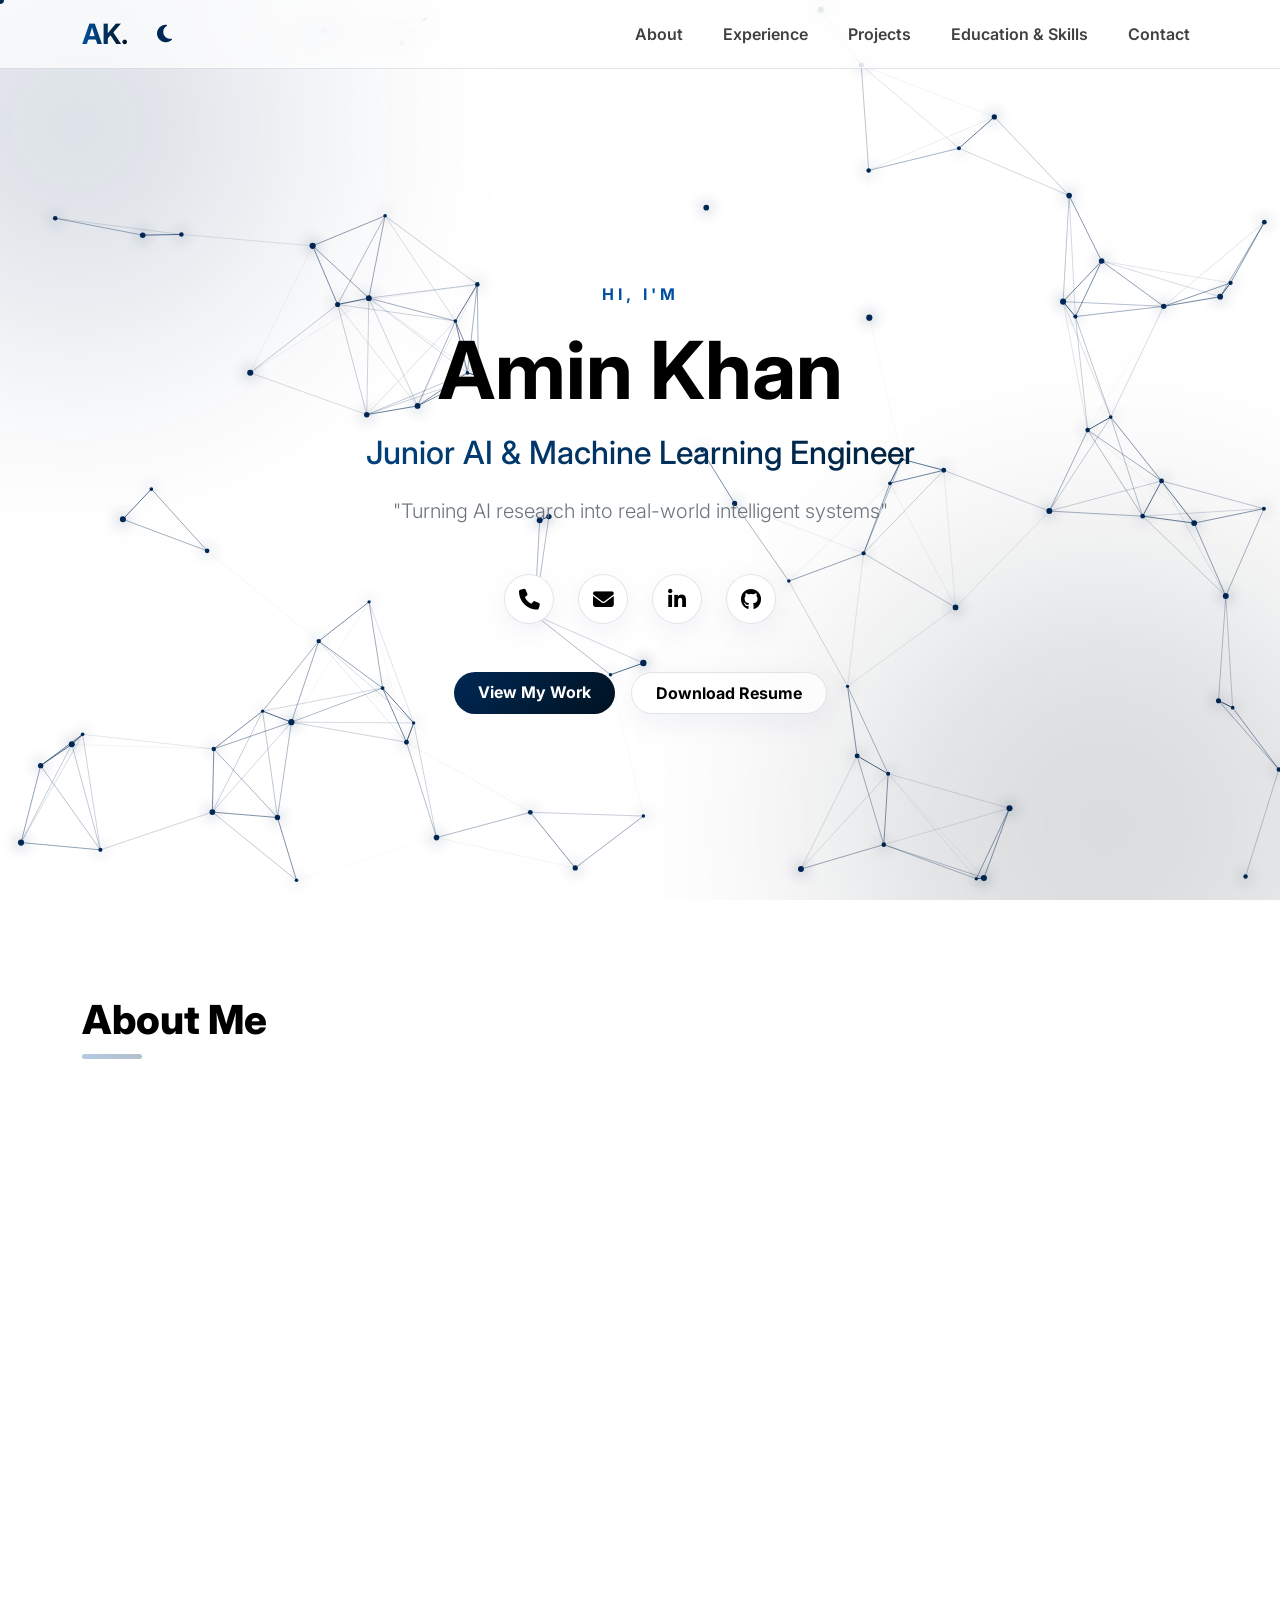
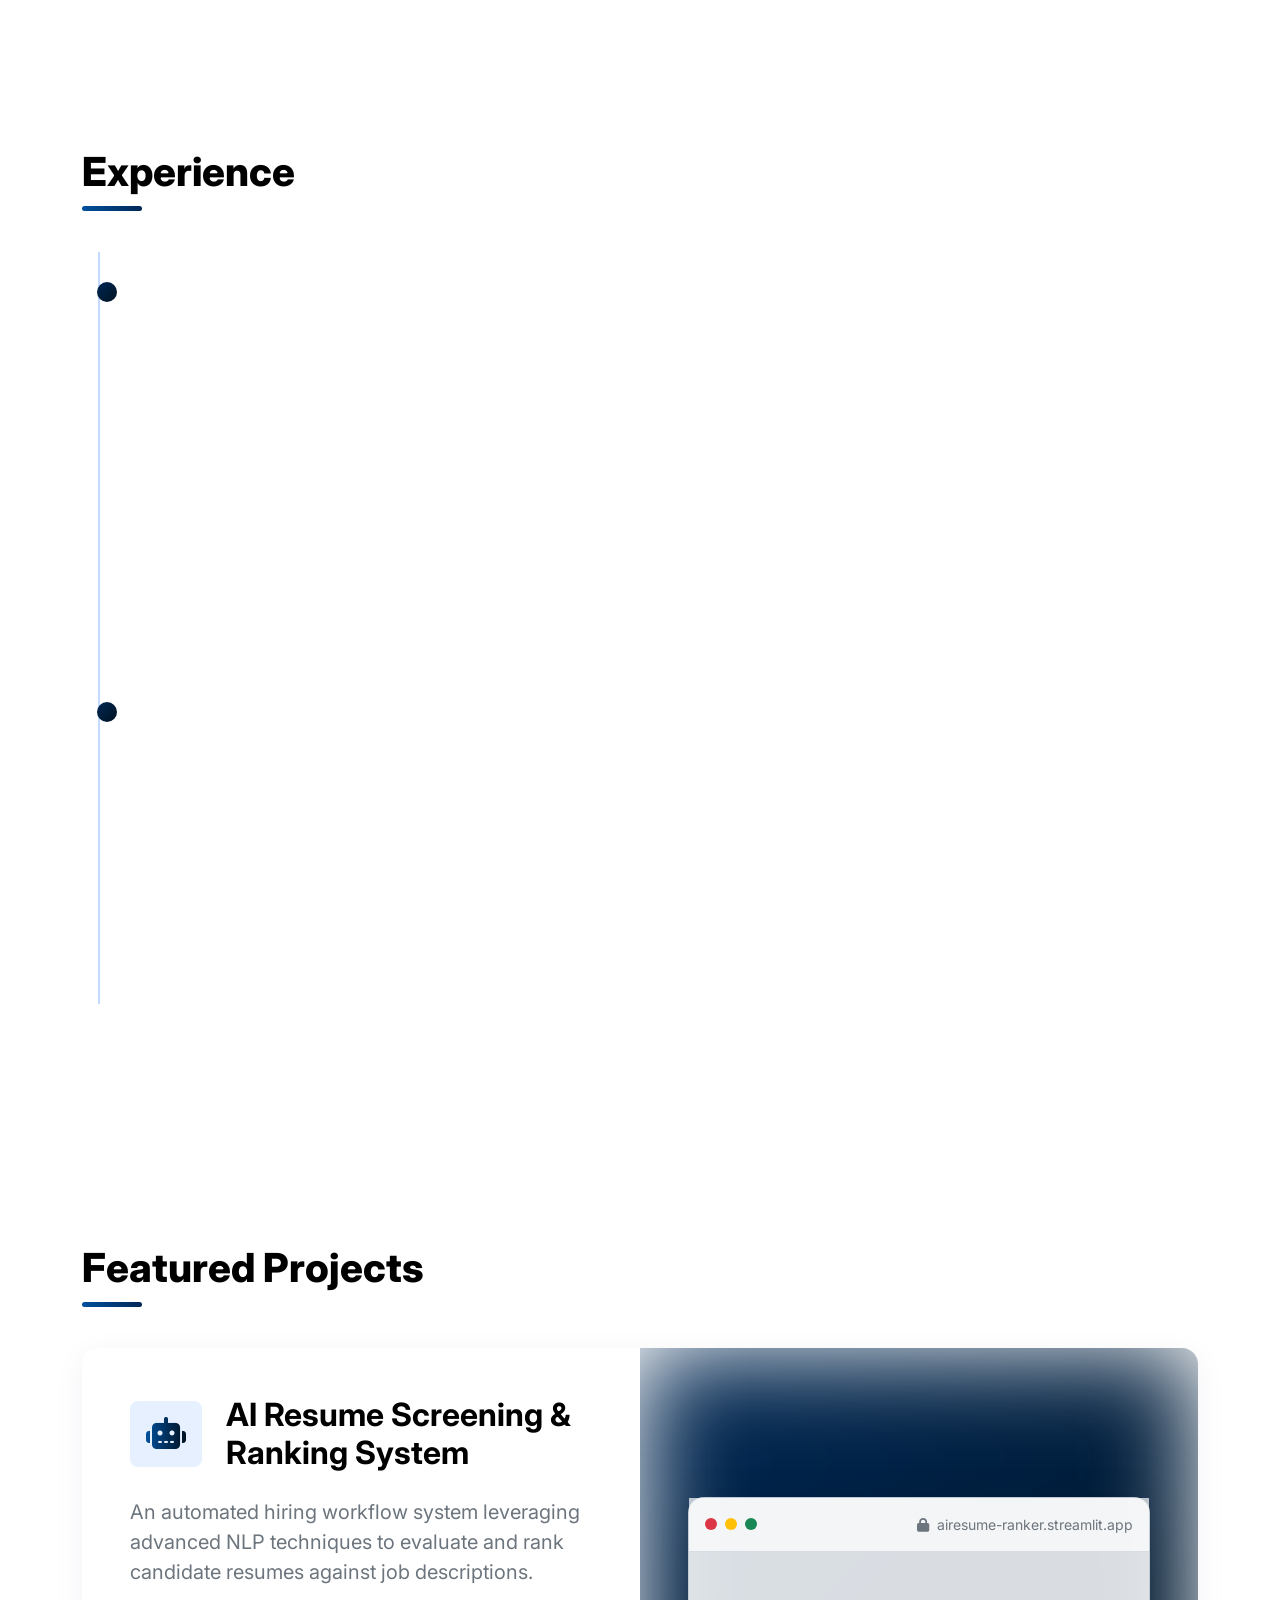
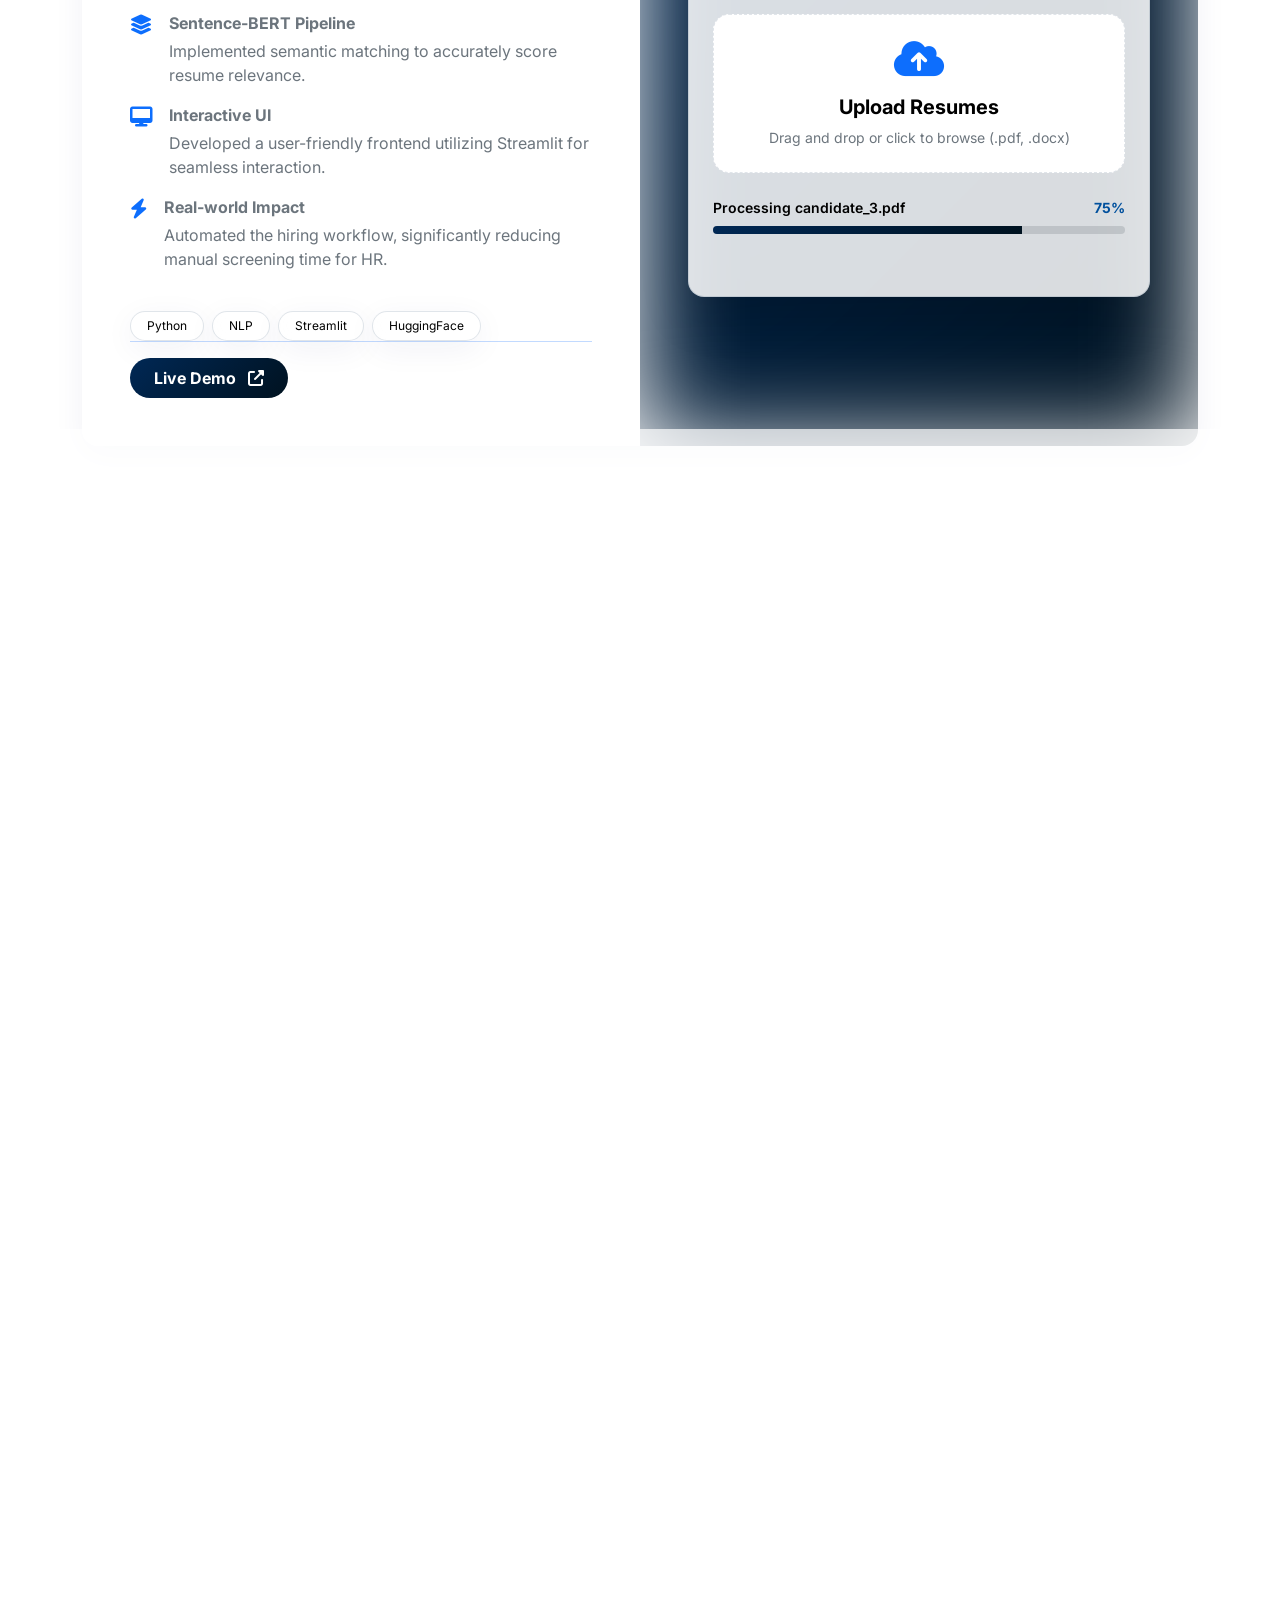
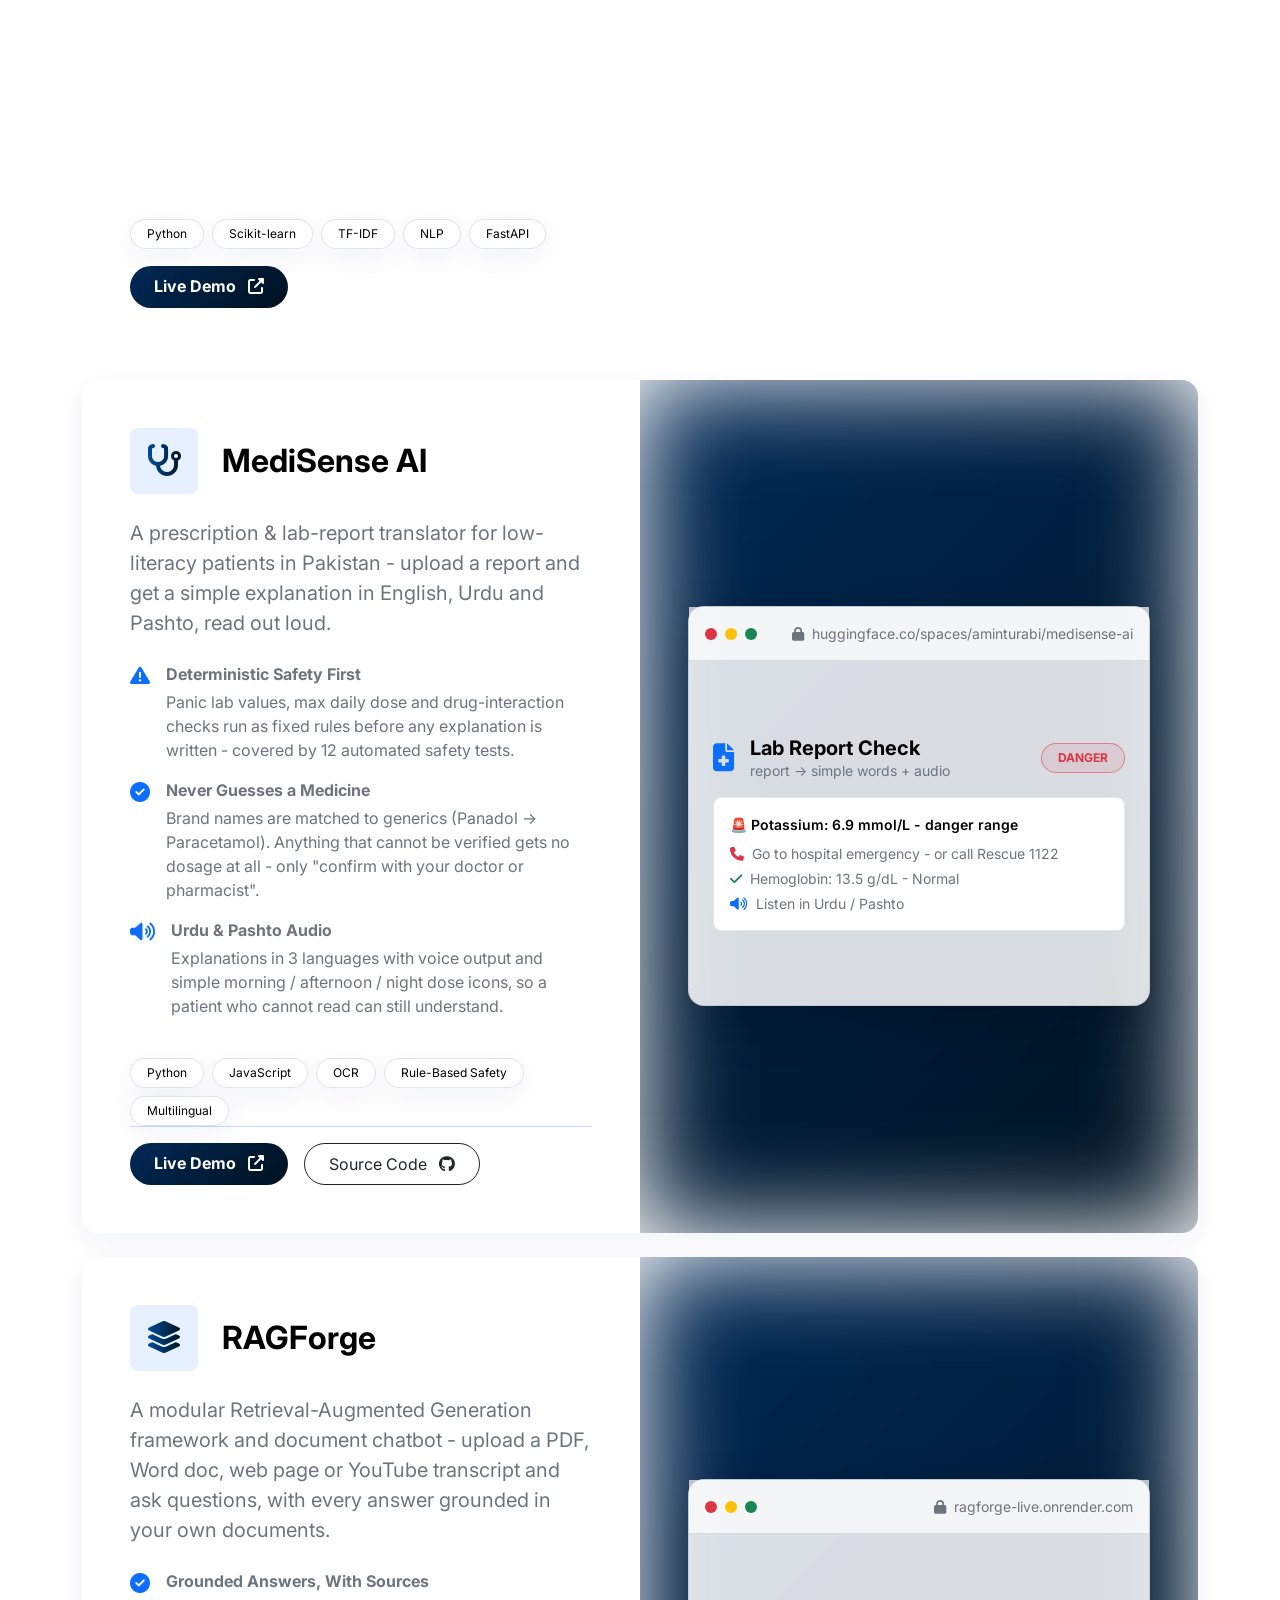
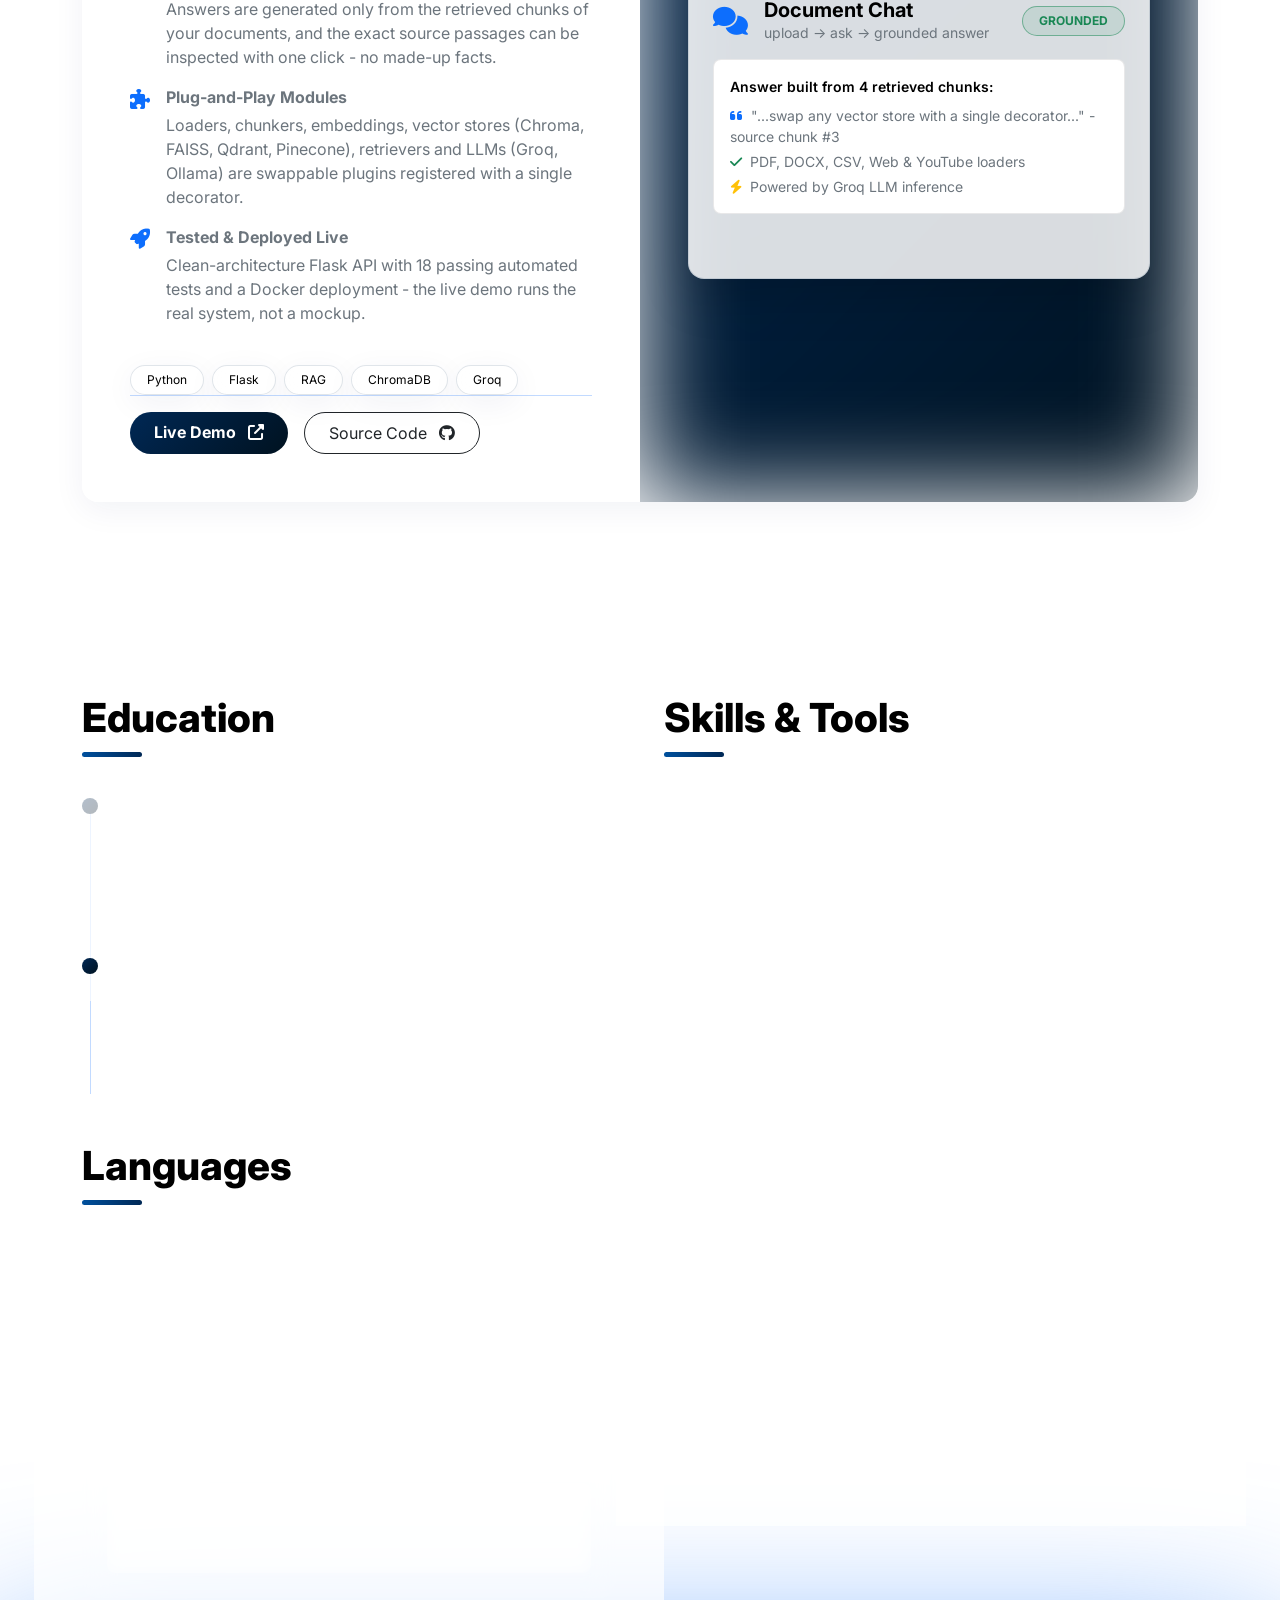
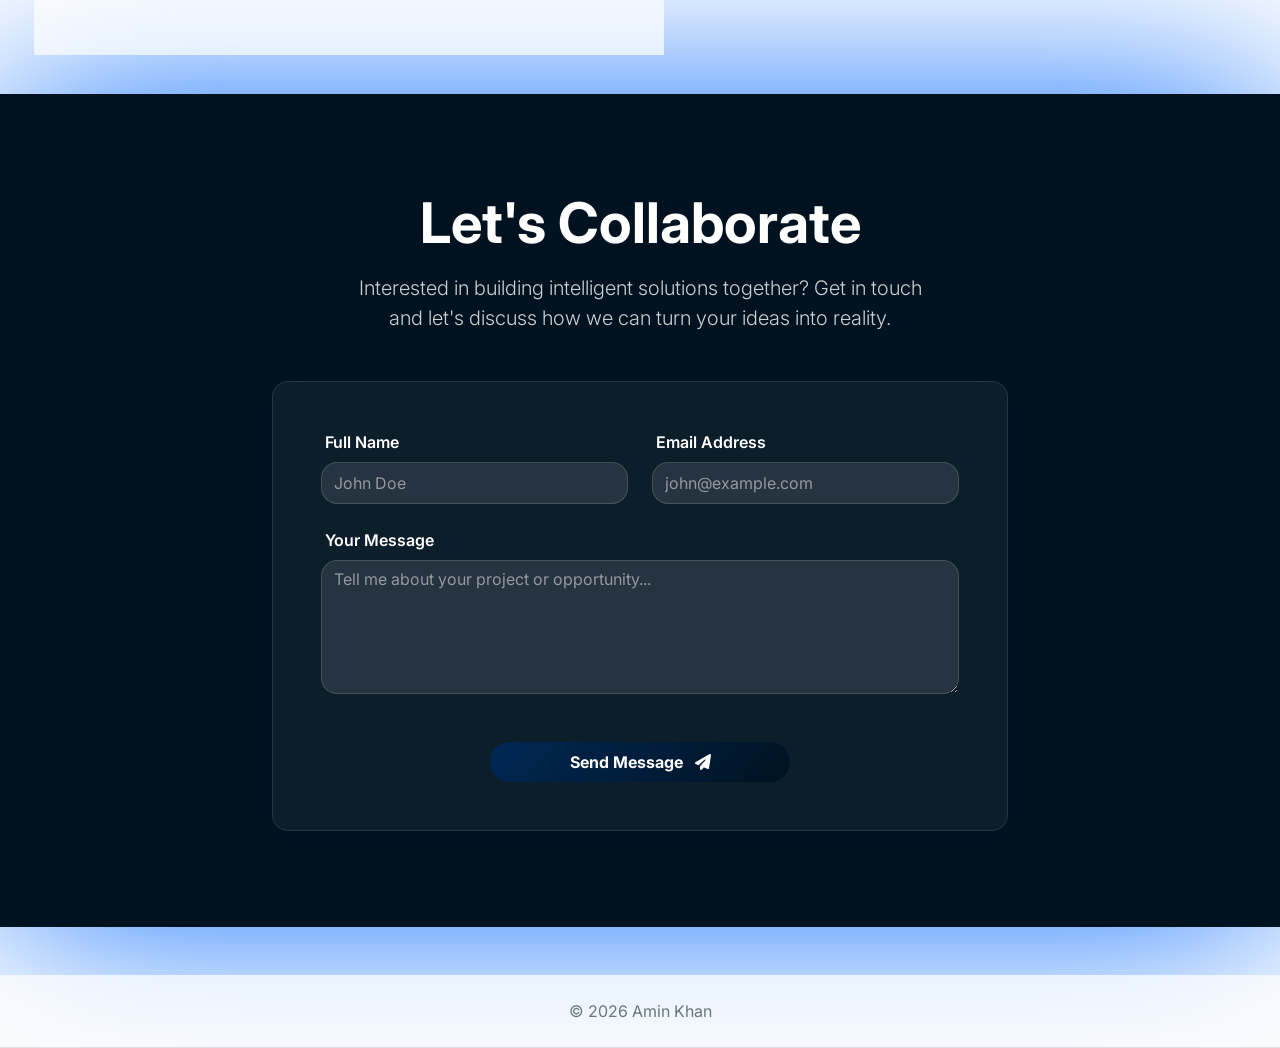
<file: index.html>
<!DOCTYPE html>
<html lang="en">

<head>
  <meta charset="UTF-8">
  <meta name="viewport" content="width=device-width, initial-scale=1.0">
  <title>Amin Khan — Junior AI & ML Engineer | Python & Full-Stack AI Portfolio</title>
  <meta name="description" content="Amin Khan is a Junior AI & Machine Learning Engineer and Python developer at UET Mardan, builder of ReceiptLens, JobShield AI & production ML systems.">
  <meta name="keywords" content="Amin Khan, Amin Turabi, aminturabi, amin, amin khan, AI engineer, machine learning engineer, NLP, portfolio">
  <meta name="author" content="Amin Khan">
  <meta name="robots" content="index, follow, max-image-preview:large">
  <link rel="canonical" href="https://aminkhanofficial.vercel.app/">
  <meta name="theme-color" content="#0a0e1a">
  <link rel="icon" type="image/svg+xml" href="/favicon.svg">
  <meta property="og:title" content="Amin Khan — Junior AI & ML Engineer | Python & Full-Stack AI Portfolio">
  <meta property="og:description" content="Amin Khan is a Junior AI & Machine Learning Engineer and Python developer at UET Mardan, builder of ReceiptLens, JobShield AI & production ML systems.">
  <meta property="og:type" content="website">
  <meta property="og:url" content="https://aminkhanofficial.vercel.app/">
  <meta property="og:site_name" content="Amin Khan — AI & ML Engineer Portfolio">
  <meta property="og:image" content="https://aminkhanofficial.vercel.app/og-image.jpg">
  <meta property="og:image:width" content="1200">
  <meta property="og:image:height" content="630">
  <meta property="og:image:type" content="image/jpeg">
  <meta property="og:image:alt" content="Amin Khan \u2014 Junior AI & Machine Learning Engineer">
  <meta name="twitter:card" content="summary_large_image">
  <meta name="twitter:title" content="Amin Khan — Junior AI & ML Engineer | Python & Full-Stack AI Portfolio">
  <meta name="twitter:description" content="Amin Khan is a Junior AI & Machine Learning Engineer and Python developer at UET Mardan, builder of ReceiptLens, JobShield AI & production ML systems.">
  <meta name="twitter:image" content="https://aminkhanofficial.vercel.app/og-image.jpg">
  <meta name="twitter:image:alt" content="Amin Khan \u2014 Junior AI & Machine Learning Engineer">
  <script type="application/ld+json">
    {
      "@context": "https://schema.org",
      "@graph": [
        {
          "@type": "Person",
          "@id": "https://aminkhanofficial.vercel.app/#person",
          "name": "Amin Khan",
          "alternateName": "aminturabi",
          "jobTitle": "Junior AI & Machine Learning Engineer",
          "url": "https://aminkhanofficial.vercel.app/",
          "image": "https://aminkhanofficial.vercel.app/DP.jpg",
          "description": "Amin Khan is a Junior AI & Machine Learning Engineer and Python developer at UET Mardan, builder of ReceiptLens, JobShield AI & production ML systems.",
          "alumniOf": {
            "@type": "CollegeOrUniversity",
            "name": "University of Engineering and Technology (UET) Mardan"
          },
          "knowsAbout": ["Artificial Intelligence", "Machine Learning", "Python", "Computer Vision", "Natural Language Processing", "Flutter", "Streamlit", "FastAPI"],
          "sameAs": [
            "https://github.com/aminturabi",
            "https://huggingface.co/aminturabi",
            "https://linkedin.com/in/amin-khan-825086306",
            "https://www.youtube.com/@AminTurabiAI"
          ]
        },
        {
          "@type": "WebSite",
          "@id": "https://aminkhanofficial.vercel.app/#website",
          "url": "https://aminkhanofficial.vercel.app/",
          "name": "Amin Khan — Junior AI & ML Engineer | Python & Full-Stack AI Portfolio",
          "publisher": { "@id": "https://aminkhanofficial.vercel.app/#person" }
        },
        {
          "@type": "ProfilePage",
          "@id": "https://aminkhanofficial.vercel.app/#profilepage",
          "url": "https://aminkhanofficial.vercel.app/",
          "mainEntity": { "@id": "https://aminkhanofficial.vercel.app/#person" }
        }
      ]
    }
  </script>
  <link rel="preconnect" href="https://fonts.googleapis.com">
  <link rel="preconnect" href="https://fonts.gstatic.com" crossorigin>
  <link rel="preconnect" href="https://cdn.jsdelivr.net" crossorigin>
  <!-- Google Fonts: Inter -->
  <link href="https://fonts.googleapis.com/css2?family=Inter:wght@300;400;600;800&display=swap" rel="stylesheet">
  <!-- Bootstrap CSS -->
  <link href="https://cdn.jsdelivr.net/npm/bootstrap@5.3.2/dist/css/bootstrap.min.css" rel="stylesheet">
  <!-- FontAwesome -->
  <link rel="stylesheet" href="https://cdnjs.cloudflare.com/ajax/libs/font-awesome/6.4.0/css/all.min.css">
  <!-- Custom CSS -->
  <link rel="stylesheet" href="style.css">
  <!-- Theme initialization (prevents flash) -->
  <script>
    (function() {
      const storedTheme = localStorage.getItem('theme');
      const theme = storedTheme || (window.matchMedia('(prefers-color-scheme: dark)').matches ? 'dark' : 'light');
      document.documentElement.setAttribute('data-bs-theme', theme);
    })();
  </script>
</head>

<body>
  <canvas id="bg-canvas"></canvas>
  <!-- Custom Cursor -->
  <div class="cursor-dot"></div>
  <div class="cursor-outline"></div>

  <!-- Background Elements -->
  <div class="bg-elements">
    <div class="orb orb-1"></div>
    <div class="orb orb-2"></div>
  </div>

  <!-- Navigation -->
  <header>
  <nav class="navbar navbar-expand-lg fixed-top glass-nav">
    <div class="container">
      <a class="navbar-brand text-gradient fw-bold fs-3" href="#hero">AK.</a>
      <div class="d-flex align-items-center gap-2">
        <!-- Theme Toggle Button -->
        <button id="theme-toggle" class="btn p-2" aria-label="Toggle Theme">
          <i class="fas fa-moon fs-5"></i>
        </button>
        <button class="navbar-toggler border-0" type="button" data-bs-toggle="collapse" data-bs-target="#navbarNav">
          <i class="fas fa-bars"></i>
        </button>
      </div>
      <div class="collapse navbar-collapse justify-content-end" id="navbarNav">
        <ul class="navbar-nav gap-2 gap-lg-4">
          <li class="nav-item"><a class="nav-link fw-semibold" href="#about">About</a></li>
          <li class="nav-item"><a class="nav-link fw-semibold" href="#experience">Experience</a></li>
          <li class="nav-item"><a class="nav-link fw-semibold" href="#projects">Projects</a></li>
          <li class="nav-item"><a class="nav-link fw-semibold" href="#education">Education & Skills</a></li>
          <li class="nav-item"><a class="nav-link fw-semibold" href="#contact">Contact</a></li>
        </ul>
      </div>
    </div>
  </nav>
  </header>

  <main>
  <!-- Hero Section -->
  <section id="hero" class="min-vh-100 d-flex align-items-center position-relative">
    <div class="container text-center pt-5 mt-5">
      <div class="hero-content reveal">
        <p class="text-uppercase tracking-widest text-accent mb-3 fw-bold subtitle">Hi, I'm</p>
        <h1 class="display-1 fw-bold mb-3">Amin Khan <span class="h2 text-gradient d-block mt-3 mb-4">Junior AI &amp; Machine Learning Engineer</span></h1>
        <p class="lead mb-5 text-secondary max-w-2xl mx-auto" style="max-width: 600px;">
          "Turning AI research into real-world intelligent systems"
        </p>
        <div class="d-flex justify-content-center gap-4 mb-5 hero-links">
          <a href="tel:+923118036997" class="social-icon" title="Phone" target="_blank" rel="noopener noreferrer"><i class="fas fa-phone"></i></a>
          <a href="mailto:aminturabi594@gmail.com" class="social-icon" title="Email" target="_blank" rel="noopener noreferrer"><i class="fas fa-envelope"></i></a>
          <a href="https://linkedin.com/in/amin-khan-825086306" class="social-icon" title="LinkedIn" target="_blank" rel="noopener noreferrer"><i class="fab fa-linkedin-in"></i></a>
          <a href="https://github.com/aminturabi" class="social-icon" title="GitHub" target="_blank" rel="noopener noreferrer"><i class="fab fa-github"></i></a>
        </div>
        <div class="d-flex justify-content-center gap-3 flex-wrap">
          <a href="#projects" class="btn btn-gradient px-4 py-2 rounded-pill fw-bold">View My Work</a>
          <a href="Amin_Khan_Resume.pdf" download="Amin_Khan_Resume.pdf" class="btn glass-btn px-4 py-2 rounded-pill fw-bold">Download Resume</a>
        </div>
      </div>
    </div>
  </section>

  <!-- About Section -->
  <section id="about" class="py-5">
    <div class="container py-5">
      <h2 class="section-title reveal">About Me</h2>
      <div class="row align-items-center g-5 reveal">
        <div class="col-lg-5">
          <div class="profile-card glass-panel p-3 rounded-4 position-relative">
            <div class="position-absolute top-0 start-0 w-100 h-100 bg-gradient rounded-4 opacity-25"
              style="filter: blur(20px); z-index: -1;"></div>
            <img src="DP.jpg" alt="Amin Khan, Junior AI & Machine Learning Engineer and Python developer at UET Mardan" width="800" height="800" loading="eager" fetchpriority="high" decoding="async" class="img-fluid rounded-4 w-100"
              style="object-fit: cover; aspect-ratio: 1/1;">
          </div>
        </div>
        <div class="col-lg-7">
          <div class="glass-panel p-4 p-md-5 rounded-4 h-100">
            <p class="fs-5 text-secondary lh-base mb-4">
              I am a passionate AI & Machine Learning Engineer dedicated to building intelligent systems that solve
              real-world problems. With a strong foundation in Computer Science and specialized training in AI, I excel
              in NLP, designing robust ML pipelines, and deploying scalable solutions that drive innovation.
            </p>
            <div class="row g-4 text-center">
              <div class="col-sm-4">
                <div
                  class="glass-stat p-4 rounded-4 h-100 d-flex flex-column align-items-center justify-content-center interactive-card">
                  <i class="fas fa-brain fs-1 text-gradient mb-3"></i>
                  <h3 class="h5 mb-0 fw-bold">NLP</h3>
                </div>
              </div>
              <div class="col-sm-4">
                <div
                  class="glass-stat p-4 rounded-4 h-100 d-flex flex-column align-items-center justify-content-center interactive-card">
                  <i class="fas fa-network-wired fs-1 text-gradient mb-3"></i>
                  <h3 class="h5 mb-0 fw-bold">ML Pipelines</h3>
                </div>
              </div>
              <div class="col-sm-4">
                <div
                  class="glass-stat p-4 rounded-4 h-100 d-flex flex-column align-items-center justify-content-center interactive-card">
                  <i class="fas fa-server fs-1 text-gradient mb-3"></i>
                  <h3 class="h5 mb-0 fw-bold">Deployment</h3>
                </div>
              </div>
            </div>
          </div>
        </div>
      </div>
    </div>
  </section>

  <!-- Experience Section -->
  <section id="experience" class="py-5 position-relative">
    <div class="container py-5">
      <h2 class="section-title reveal">Experience</h2>
      <div class="row reveal">
        <div class="col-12">
          <div class="timeline position-relative">
            <!-- Timeline track -->
            <div
              class="position-absolute h-100 border-start border-2 border-primary border-opacity-25 ms-3 d-none d-md-block">
            </div>

            <div class="position-relative ps-md-5 mb-5 interactive-card">
              <!-- Timeline dot -->
              <div class="position-absolute bg-gradient rounded-circle d-none d-md-block"
                style="width: 20px; height: 20px; left: 15px; top: 30px;"></div>

              <div class="glass-panel experience-card p-4 p-md-5 rounded-4">
                <div class="d-flex flex-column flex-md-row justify-content-between align-items-md-center mb-3">
                  <h3 class="h4 mb-0 fw-bold text-gradient">AI/ML Intern</h3>
                  <span
                    class="badge bg-primary bg-opacity-10 text-primary p-2 px-3 rounded-pill fs-6 mt-3 mt-md-0 border border-primary border-opacity-25">2026</span>
                </div>
                <h4 class="h5 mb-4"><i class="fas fa-building me-2 text-accent"></i>ITSimplera Solutions
                  <span class="text-secondary fs-6">· Remote</span>
                </h4>
                <ul class="list-unstyled text-secondary fs-5 lh-lg mb-0">
                  <li class="d-flex mb-2"><i class="fas fa-check-circle text-primary mt-2 me-3"></i> <span>Successfully
                      completed a two-month AI/ML internship program, applying machine learning concepts to
                      practical Python-based tasks.</span></li>
                  <li class="d-flex mb-2"><i class="fas fa-check-circle text-primary mt-2 me-3"></i> <span>Worked
                      through the full ML workflow - data preparation, model training, evaluation and
                      reporting.</span></li>
                  <li class="d-flex"><i class="fas fa-award text-primary mt-2 me-3"></i> <span>Awarded the
                      Certificate of Internship (Reg no: AIMLB01-8657) - <a href="itsimplera-certificate.jpg"
                        target="_blank" rel="noopener" class="text-primary fw-semibold">View Certificate</a></span>
                  </li>
                </ul>
              </div>
            </div>

            <div class="position-relative ps-md-5 mb-5 interactive-card">
              <!-- Timeline dot -->
              <div class="position-absolute bg-gradient rounded-circle d-none d-md-block"
                style="width: 20px; height: 20px; left: 15px; top: 30px;"></div>

              <div class="glass-panel experience-card p-4 p-md-5 rounded-4">
                <div class="d-flex flex-column flex-md-row justify-content-between align-items-md-center mb-3">
                  <h3 class="h4 mb-0 fw-bold text-gradient">Machine Learning Intern</h3>
                  <span
                    class="badge bg-primary bg-opacity-10 text-primary p-2 px-3 rounded-pill fs-6 mt-3 mt-md-0 border border-primary border-opacity-25">2025</span>
                </div>
                <h4 class="h5 mb-4"><i class="fas fa-building me-2 text-accent"></i>CodeClub Software House
                </h4>
                <ul class="list-unstyled text-secondary fs-5 lh-lg mb-0">
                  <li class="d-flex mb-2"><i class="fas fa-check-circle text-primary mt-2 me-3"></i> <span>Integrated ML
                      modules into existing client software architectures, enhancing overall functionality.</span></li>
                  <li class="d-flex mb-2"><i class="fas fa-check-circle text-primary mt-2 me-3"></i> <span>Optimized
                      algorithms resulting in a 15% reduction in processing time.</span></li>
                  <li class="d-flex"><i class="fas fa-check-circle text-primary mt-2 me-3"></i> <span>Participated in
                      full SDLC including agile sprints, Git version control, and rigorous code reviews.</span></li>
                </ul>
              </div>
            </div>
          </div>
        </div>
      </div>
    </div>
  </section>

  <!-- Projects Section -->
  <section id="projects" class="py-5">
    <div class="container py-5">
      <h2 class="section-title reveal">Featured Projects</h2>
      <div class="row reveal">
        <div class="col-12">
          <div class="glass-panel rounded-4 overflow-hidden interactive-card border-0">
            <div class="row g-0">
              <div class="col-lg-6 d-flex flex-column justify-content-center p-4 p-md-5 order-2 order-lg-1">
                <div class="d-flex align-items-center mb-4">
                  <div class="bg-primary bg-opacity-10 p-3 rounded-3 me-4">
                    <i class="fas fa-robot fs-2 text-gradient"></i>
                  </div>
                  <h3 class="h2 mb-0 fw-bold">AI Resume Screening & Ranking System</h3>
                </div>
                <p class="fs-5 text-secondary mb-4 lh-base">
                  An automated hiring workflow system leveraging advanced NLP techniques to evaluate and rank candidate
                  resumes against job descriptions.
                </p>
                <div class="mb-4 text-secondary">
                  <div class="d-flex align-items-start mb-3">
                    <i class="fas fa-layer-group text-primary mt-1 me-3 fs-5"></i>
                    <div>
                      <strong class="d-block mb-1">Sentence-BERT Pipeline</strong>
                      <span>Implemented semantic matching to accurately score resume relevance.</span>
                    </div>
                  </div>
                  <div class="d-flex align-items-start mb-3">
                    <i class="fas fa-desktop text-primary mt-1 me-3 fs-5"></i>
                    <div>
                      <strong class="d-block mb-1">Interactive UI</strong>
                      <span>Developed a user-friendly frontend utilizing Streamlit for seamless interaction.</span>
                    </div>
                  </div>
                  <div class="d-flex align-items-start">
                    <i class="fas fa-bolt text-primary mt-1 me-3 fs-5"></i>
                    <div>
                      <strong class="d-block mb-1">Real-world Impact</strong>
                      <span>Automated the hiring workflow, significantly reducing manual screening time for HR.</span>
                    </div>
                  </div>
                </div>
                <div class="d-flex gap-2 flex-wrap mt-3">
                  <span class="badge rounded-pill glass-badge px-3 py-2 fw-normal">Python</span>
                  <span class="badge rounded-pill glass-badge px-3 py-2 fw-normal">NLP</span>
                  <span class="badge rounded-pill glass-badge px-3 py-2 fw-normal">Streamlit</span>
                  <span class="badge rounded-pill glass-badge px-3 py-2 fw-normal">HuggingFace</span>
                </div>
                <div class="d-flex gap-3 mt-4 pt-3 border-top border-primary border-opacity-25 mt-auto">
                  <a href="https://airesume-ranker.streamlit.app/" target="_blank" rel="noopener noreferrer" class="btn btn-gradient px-4 py-2 rounded-pill fw-bold">Live Demo <i class="fas fa-external-link-alt ms-2"></i></a>
                </div>
              </div>
              <div class="col-lg-6 order-1 order-lg-2">
                <div
                  class="h-100 d-flex align-items-center justify-content-center p-4 p-md-5 position-relative overflow-hidden project-preview bg-white">
                  <div class="position-absolute top-50 start-50 translate-middle w-100 h-100 bg-gradient opacity-10"
                    style="filter: blur(50px);"></div>
                  <div
                    class="mockup-window bg-light rounded-4 w-100 h-100 d-flex flex-column shadow-lg position-relative"
                    style="max-height: 400px; border: 1px solid rgba(0,0,0,0.1);">
                    <div
                      class="mockup-header p-3 border-bottom border-dark border-opacity-10 d-flex gap-2 align-items-center bg-white">
                      <div class="circle bg-danger rounded-circle" style="width: 12px; height: 12px;"></div>
                      <div class="circle bg-warning rounded-circle" style="width: 12px; height: 12px;"></div>
                      <div class="circle bg-success rounded-circle" style="width: 12px; height: 12px;"></div>
                      <span class="ms-auto text-secondary small"><i class="fas fa-lock me-1"></i> <a href="https://airesume-ranker.streamlit.app/" target="_blank" rel="noopener noreferrer" class="text-secondary text-decoration-none">airesume-ranker.streamlit.app</a></span>
                    </div>
                    <div
                      class="mockup-body flex-grow-1 p-4 d-flex flex-column justify-content-center align-items-center text-center">
                      <div
                        class="upload-area p-4 rounded-4 border border-dashed border-primary border-opacity-50 w-100 mb-4 bg-white">
                        <i class="fas fa-cloud-upload-alt fs-1 text-primary mb-3"></i>
                        <h5 class="fw-bold">Upload Resumes</h5>
                        <p class="text-secondary small mb-0">Drag and drop or click to browse (.pdf, .docx)</p>
                      </div>
                      <div class="w-100">
                        <div class="d-flex justify-content-between mb-2">
                          <span class="small fw-semibold">Processing candidate_3.pdf</span>
                          <span class="small text-accent fw-bold">75%</span>
                        </div>
                        <div class="progress rounded-pill bg-secondary bg-opacity-25" style="height: 8px;">
                          <div class="progress-bar progress-bar-striped progress-bar-animated bg-gradient"
                            style="width: 75%"></div>
                        </div>
                      </div>
                    </div>
                  </div>
                </div>
              </div>
            </div>
          </div>
        </div>
      </div>
      <div class="row reveal mt-4">
        <div class="col-12">
          <div class="glass-panel rounded-4 overflow-hidden interactive-card border-0">
            <div class="row g-0">
              <div class="col-lg-6 d-flex flex-column justify-content-center p-4 p-md-5 order-2 order-lg-1">
                <div class="d-flex align-items-center mb-4">
                  <div class="bg-primary bg-opacity-10 p-3 rounded-3 me-4">
                    <i class="fas fa-receipt fs-2 text-gradient"></i>
                  </div>
                  <h3 class="h2 mb-0 fw-bold">ReceiptLens</h3>
                </div>
                <p class="fs-5 text-secondary mb-4 lh-base">
                  An OCR-free document-understanding pipeline that reads receipt and invoice photos
                  end-to-end with a vision transformer and returns structured JSON — no templates,
                  no manual rules.
                </p>
                <div class="mb-4 text-secondary">
                  <div class="d-flex align-items-start mb-3">
                    <i class="fas fa-eye text-primary mt-1 me-3 fs-5"></i>
                    <div>
                      <strong class="d-block mb-1">Donut Vision Transformer</strong>
                      <span>Fine-tuned CORD-v2 model reads receipts directly from pixels — no OCR step.</span>
                    </div>
                  </div>
                  <div class="d-flex align-items-start mb-3">
                    <i class="fas fa-chart-line text-primary mt-1 me-3 fs-5"></i>
                    <div>
                      <strong class="d-block mb-1">Field-level Evaluation</strong>
                      <span>Item-name F1 of 0.62 and 92% total accuracy on a 24-receipt held-out set.</span>
                    </div>
                  </div>
                  <div class="d-flex align-items-start">
                    <i class="fas fa-globe text-primary mt-1 me-3 fs-5"></i>
                    <div>
                      <strong class="d-block mb-1">In-browser Live Demo</strong>
                      <span>Runs entirely in the visitor's browser via Transformers.js — no server, private by design.</span>
                    </div>
                  </div>
                </div>
                <div class="d-flex gap-2 flex-wrap mt-3">
                  <span class="badge rounded-pill glass-badge px-3 py-2 fw-normal">Python</span>
                  <span class="badge rounded-pill glass-badge px-3 py-2 fw-normal">PyTorch</span>
                  <span class="badge rounded-pill glass-badge px-3 py-2 fw-normal">HuggingFace</span>
                  <span class="badge rounded-pill glass-badge px-3 py-2 fw-normal">ONNX</span>
                  <span class="badge rounded-pill glass-badge px-3 py-2 fw-normal">Docker</span>
                </div>
                <div class="d-flex gap-3 mt-4 pt-3 border-top border-primary border-opacity-25 mt-auto">
                  <a href="https://huggingface.co/spaces/aminturabi/receiptlens" target="_blank" rel="noopener noreferrer" class="btn btn-gradient px-4 py-2 rounded-pill fw-bold">Live Demo <i class="fas fa-external-link-alt ms-2"></i></a>
                  <a href="https://github.com/aminturabi/receiptlens" target="_blank" rel="noopener noreferrer" class="btn btn-outline-dark px-4 py-2 rounded-pill">Source Code <i class="fab fa-github ms-2"></i></a>
                </div>
              </div>
              <div class="col-lg-6 order-1 order-lg-2">
                <div
                  class="h-100 d-flex align-items-center justify-content-center p-4 p-md-5 position-relative overflow-hidden project-preview bg-white">
                  <div class="position-absolute top-50 start-50 translate-middle w-100 h-100 bg-gradient opacity-10"
                    style="filter: blur(50px);"></div>
                  <div
                    class="mockup-window bg-light rounded-4 w-100 h-100 d-flex flex-column shadow-lg position-relative"
                    style="max-height: 400px; border: 1px solid rgba(0,0,0,0.1);">
                    <div
                      class="mockup-header p-3 border-bottom border-dark border-opacity-10 d-flex gap-2 align-items-center bg-white">
                      <div class="circle bg-danger rounded-circle" style="width: 12px; height: 12px;"></div>
                      <div class="circle bg-warning rounded-circle" style="width: 12px; height: 12px;"></div>
                      <div class="circle bg-success rounded-circle" style="width: 12px; height: 12px;"></div>
                      <span class="ms-auto text-secondary small"><i class="fas fa-lock me-1"></i> <a href="https://huggingface.co/spaces/aminturabi/receiptlens" target="_blank" rel="noopener noreferrer" class="text-secondary text-decoration-none">huggingface.co/spaces/aminturabi/receiptlens</a></span>
                    </div>
                    <div
                      class="mockup-body flex-grow-1 p-4 d-flex flex-column justify-content-center text-start">
                      <div class="d-flex align-items-center mb-3">
                        <i class="fas fa-receipt fs-3 text-primary me-3"></i>
                        <div>
                          <h5 class="fw-bold mb-0">receipt_042.jpg</h5>
                          <p class="text-secondary small mb-0">photo &rarr; structured JSON</p>
                        </div>
                        <span class="ms-auto badge bg-success bg-opacity-10 text-success border border-success border-opacity-50 px-3 py-2 rounded-pill"><i class="fas fa-check me-1"></i>Parsed</span>
                      </div>
                      <pre class="bg-dark text-light rounded-3 p-3 small mb-0" style="font-size: 0.78rem; line-height: 1.6;">{
  "items": [
    {"name": "Eggs 12pk", "price": "4.20"},
    {"name": "Milk 1L", "price": "3.50"},
    {"name": "Chips 150g", "price": "1.75"}
  ],
  "subtotal": "9.45",
  "tax": "0.00",
  "total": "9.45"
}</pre>
                    </div>
                  </div>
                </div>
              </div>
            </div>
          </div>
        </div>
      </div>
      <div class="row reveal mt-4">
        <div class="col-12">
          <div class="glass-panel rounded-4 overflow-hidden interactive-card border-0">
            <div class="row g-0">
              <div class="col-lg-6 d-flex flex-column justify-content-center p-4 p-md-5 order-2 order-lg-1">
                <div class="d-flex align-items-center mb-4">
                  <div class="bg-primary bg-opacity-10 p-3 rounded-3 me-4">
                    <i class="fas fa-shield-alt fs-2 text-gradient"></i>
                  </div>
                  <h3 class="h2 mb-0 fw-bold">JobShield AI</h3>
                </div>
                <p class="fs-5 text-secondary mb-4 lh-base">
                  A fake job posting detector that protects students and fresh graduates - paste a posting
                  and get an instant fraud risk score plus the exact red flags behind it.
                </p>
                <div class="mb-4 text-secondary">
                  <div class="d-flex align-items-start mb-3">
                    <i class="fas fa-brain text-primary mt-1 me-3 fs-5"></i>
                    <div>
                      <strong class="d-block mb-1">ML Fraud Score</strong>
                      <span>TF-IDF + Logistic Regression trained on 17,880 real job postings - catches 92% of scams (fraud F1 0.81).</span>
                    </div>
                  </div>
                  <div class="d-flex align-items-start mb-3">
                    <i class="fas fa-flag text-primary mt-1 me-3 fs-5"></i>
                    <div>
                      <strong class="d-block mb-1">Transparent Red Flags</strong>
                      <span>Fee requests, WhatsApp-only contact, free-email recruiters and unrealistic pay - each flag shows the exact text that triggered it.</span>
                    </div>
                  </div>
                  <div class="d-flex align-items-start">
                    <i class="fas fa-globe text-primary mt-1 me-3 fs-5"></i>
                    <div>
                      <strong class="d-block mb-1">Runs in the Browser</strong>
                      <span>The 0.69 MB model runs entirely in the visitor's browser - instant, even on a phone.</span>
                    </div>
                  </div>
                </div>
                <div class="d-flex gap-2 flex-wrap mt-3">
                  <span class="badge rounded-pill glass-badge px-3 py-2 fw-normal">Python</span>
                  <span class="badge rounded-pill glass-badge px-3 py-2 fw-normal">Scikit-learn</span>
                  <span class="badge rounded-pill glass-badge px-3 py-2 fw-normal">TF-IDF</span>
                  <span class="badge rounded-pill glass-badge px-3 py-2 fw-normal">NLP</span>
                  <span class="badge rounded-pill glass-badge px-3 py-2 fw-normal">FastAPI</span>
                </div>
                <div class="d-flex gap-3 mt-4 pt-3 border-top border-primary border-opacity-25 mt-auto">
                  <a href="https://huggingface.co/spaces/aminturabi/jobshield-ai" target="_blank" rel="noopener noreferrer" class="btn btn-gradient px-4 py-2 rounded-pill fw-bold">Live Demo <i class="fas fa-external-link-alt ms-2"></i></a>
                  <a href="https://github.com/aminturabi/JobShield-AI" target="_blank" rel="noopener noreferrer" class="btn btn-outline-dark px-4 py-2 rounded-pill">Source Code <i class="fab fa-github ms-2"></i></a>
                </div>
              </div>
              <div class="col-lg-6 order-1 order-lg-2">
                <div class="h-100 d-flex align-items-center justify-content-center p-4 p-md-5 position-relative overflow-hidden project-preview bg-white">
                  <div class="position-absolute top-50 start-50 translate-middle w-100 h-100 bg-gradient opacity-10" style="filter: blur(50px);"></div>
                  <div class="mockup-window bg-light rounded-4 w-100 h-100 d-flex flex-column shadow-lg position-relative" style="max-height: 400px; border: 1px solid rgba(0,0,0,0.1);">
                    <div class="mockup-header p-3 border-bottom border-dark border-opacity-10 d-flex gap-2 align-items-center bg-white">
                      <div class="circle bg-danger rounded-circle" style="width: 12px; height: 12px;"></div>
                      <div class="circle bg-warning rounded-circle" style="width: 12px; height: 12px;"></div>
                      <div class="circle bg-success rounded-circle" style="width: 12px; height: 12px;"></div>
                      <span class="ms-auto text-secondary small"><i class="fas fa-lock me-1"></i> <a href="https://huggingface.co/spaces/aminturabi/jobshield-ai" target="_blank" rel="noopener noreferrer" class="text-secondary text-decoration-none">huggingface.co/spaces/aminturabi/jobshield-ai</a></span>
                    </div>
                    <div class="mockup-body flex-grow-1 p-4 d-flex flex-column justify-content-center text-start">
                      <div class="d-flex align-items-center mb-3">
                        <i class="fas fa-shield-alt fs-3 text-primary me-3"></i>
                        <div>
                          <h5 class="fw-bold mb-0">Job Posting Check</h5>
                          <p class="text-secondary small mb-0">paste a posting &rarr; fraud risk score</p>
                        </div>
                        <span class="ms-auto badge bg-danger bg-opacity-10 text-danger border border-danger border-opacity-50 px-3 py-2 rounded-pill">94.6% HIGH</span>
                      </div>
                      <div class="bg-white rounded-3 p-3 border border-dark border-opacity-10">
                        <p class="small fw-semibold mb-2">6 red flags found:</p>
                        <p class="small text-secondary mb-1"><i class="fas fa-flag text-danger me-2"></i>Registration fee requested</p>
                        <p class="small text-secondary mb-1"><i class="fas fa-flag text-danger me-2"></i>WhatsApp-only contact</p>
                        <p class="small text-secondary mb-1"><i class="fas fa-flag text-danger me-2"></i>Free-email recruiter (Gmail)</p>
                        <p class="small text-secondary mb-0"><i class="fas fa-flag text-danger me-2"></i>Bank details requested</p>
                      </div>
                    </div>
                  </div>
                </div>
              </div>
            </div>
          </div>
        </div>
      </div>
      <div class="row reveal mt-4">
        <div class="col-12">
          <div class="glass-panel rounded-4 overflow-hidden interactive-card border-0">
            <div class="row g-0">
              <div class="col-lg-6 d-flex flex-column justify-content-center p-4 p-md-5 order-2 order-lg-1">
                <div class="d-flex align-items-center mb-4">
                  <div class="bg-primary bg-opacity-10 p-3 rounded-3 me-4">
                    <i class="fas fa-stethoscope fs-2 text-gradient"></i>
                  </div>
                  <h3 class="h2 mb-0 fw-bold">MediSense AI</h3>
                </div>
                <p class="fs-5 text-secondary mb-4 lh-base">
                  A prescription &amp; lab-report translator for low-literacy patients in Pakistan -
                  upload a report and get a simple explanation in English, Urdu and Pashto, read out loud.
                </p>
                <div class="mb-4 text-secondary">
                  <div class="d-flex align-items-start mb-3">
                    <i class="fas fa-triangle-exclamation text-primary mt-1 me-3 fs-5"></i>
                    <div>
                      <strong class="d-block mb-1">Deterministic Safety First</strong>
                      <span>Panic lab values, max daily dose and drug-interaction checks run as fixed rules before any explanation is written - covered by 12 automated safety tests.</span>
                    </div>
                  </div>
                  <div class="d-flex align-items-start mb-3">
                    <i class="fas fa-circle-check text-primary mt-1 me-3 fs-5"></i>
                    <div>
                      <strong class="d-block mb-1">Never Guesses a Medicine</strong>
                      <span>Brand names are matched to generics (Panadol &rarr; Paracetamol). Anything that cannot be verified gets no dosage at all - only &quot;confirm with your doctor or pharmacist&quot;.</span>
                    </div>
                  </div>
                  <div class="d-flex align-items-start">
                    <i class="fas fa-volume-high text-primary mt-1 me-3 fs-5"></i>
                    <div>
                      <strong class="d-block mb-1">Urdu &amp; Pashto Audio</strong>
                      <span>Explanations in 3 languages with voice output and simple morning / afternoon / night dose icons, so a patient who cannot read can still understand.</span>
                    </div>
                  </div>
                </div>
                <div class="d-flex gap-2 flex-wrap mt-3">
                  <span class="badge rounded-pill glass-badge px-3 py-2 fw-normal">Python</span>
                  <span class="badge rounded-pill glass-badge px-3 py-2 fw-normal">JavaScript</span>
                  <span class="badge rounded-pill glass-badge px-3 py-2 fw-normal">OCR</span>
                  <span class="badge rounded-pill glass-badge px-3 py-2 fw-normal">Rule-Based Safety</span>
                  <span class="badge rounded-pill glass-badge px-3 py-2 fw-normal">Multilingual</span>
                </div>
                <div class="d-flex gap-3 mt-4 pt-3 border-top border-primary border-opacity-25 mt-auto">
                  <a href="https://huggingface.co/spaces/aminturabi/medisense-ai" target="_blank" rel="noopener noreferrer" class="btn btn-gradient px-4 py-2 rounded-pill fw-bold">Live Demo <i class="fas fa-external-link-alt ms-2"></i></a>
                  <a href="https://github.com/aminturabi/medisense-ai" target="_blank" rel="noopener noreferrer" class="btn btn-outline-dark px-4 py-2 rounded-pill">Source Code <i class="fab fa-github ms-2"></i></a>
                </div>
              </div>
              <div class="col-lg-6 order-1 order-lg-2">
                <div class="h-100 d-flex align-items-center justify-content-center p-4 p-md-5 position-relative overflow-hidden project-preview bg-white">
                  <div class="position-absolute top-50 start-50 translate-middle w-100 h-100 bg-gradient opacity-10" style="filter: blur(50px);"></div>
                  <div class="mockup-window bg-light rounded-4 w-100 h-100 d-flex flex-column shadow-lg position-relative" style="max-height: 400px; border: 1px solid rgba(0,0,0,0.1);">
                    <div class="mockup-header p-3 border-bottom border-dark border-opacity-10 d-flex gap-2 align-items-center bg-white">
                      <div class="circle bg-danger rounded-circle" style="width: 12px; height: 12px;"></div>
                      <div class="circle bg-warning rounded-circle" style="width: 12px; height: 12px;"></div>
                      <div class="circle bg-success rounded-circle" style="width: 12px; height: 12px;"></div>
                      <span class="ms-auto text-secondary small"><i class="fas fa-lock me-1"></i> <a href="https://huggingface.co/spaces/aminturabi/medisense-ai" target="_blank" rel="noopener noreferrer" class="text-secondary text-decoration-none">huggingface.co/spaces/aminturabi/medisense-ai</a></span>
                    </div>
                    <div class="mockup-body flex-grow-1 p-4 d-flex flex-column justify-content-center text-start">
                      <div class="d-flex align-items-center mb-3">
                        <i class="fas fa-file-medical fs-3 text-primary me-3"></i>
                        <div>
                          <h5 class="fw-bold mb-0">Lab Report Check</h5>
                          <p class="text-secondary small mb-0">report &rarr; simple words + audio</p>
                        </div>
                        <span class="ms-auto badge bg-danger bg-opacity-10 text-danger border border-danger border-opacity-50 px-3 py-2 rounded-pill">DANGER</span>
                      </div>
                      <div class="bg-white rounded-3 p-3 border border-dark border-opacity-10">
                        <p class="small fw-semibold mb-2">🚨 Potassium: 6.9 mmol/L - danger range</p>
                        <p class="small text-secondary mb-1"><i class="fas fa-phone text-danger me-2"></i>Go to hospital emergency - or call Rescue 1122</p>
                        <p class="small text-secondary mb-1"><i class="fas fa-check text-success me-2"></i>Hemoglobin: 13.5 g/dL - Normal</p>
                        <p class="small text-secondary mb-0"><i class="fas fa-volume-high text-primary me-2"></i>Listen in Urdu / Pashto</p>
                      </div>
                    </div>
                  </div>
                </div>
              </div>
            </div>
          </div>
        </div>
      </div>
      <div class="row reveal mt-4">
        <div class="col-12">
          <div class="glass-panel rounded-4 overflow-hidden interactive-card border-0">
            <div class="row g-0">
              <div class="col-lg-6 d-flex flex-column justify-content-center p-4 p-md-5 order-2 order-lg-1">
                <div class="d-flex align-items-center mb-4">
                  <div class="bg-primary bg-opacity-10 p-3 rounded-3 me-4">
                    <i class="fas fa-layer-group fs-2 text-gradient"></i>
                  </div>
                  <h3 class="h2 mb-0 fw-bold">RAGForge</h3>
                </div>
                <p class="fs-5 text-secondary mb-4 lh-base">
                  A modular Retrieval-Augmented Generation framework and document chatbot -
                  upload a PDF, Word doc, web page or YouTube transcript and ask questions, with every answer grounded in your own documents.
                </p>
                <div class="mb-4 text-secondary">
                  <div class="d-flex align-items-start mb-3">
                    <i class="fas fa-circle-check text-primary mt-1 me-3 fs-5"></i>
                    <div>
                      <strong class="d-block mb-1">Grounded Answers, With Sources</strong>
                      <span>Answers are generated only from the retrieved chunks of your documents, and the exact source passages can be inspected with one click - no made-up facts.</span>
                    </div>
                  </div>
                  <div class="d-flex align-items-start mb-3">
                    <i class="fas fa-puzzle-piece text-primary mt-1 me-3 fs-5"></i>
                    <div>
                      <strong class="d-block mb-1">Plug-and-Play Modules</strong>
                      <span>Loaders, chunkers, embeddings, vector stores (Chroma, FAISS, Qdrant, Pinecone), retrievers and LLMs (Groq, Ollama) are swappable plugins registered with a single decorator.</span>
                    </div>
                  </div>
                  <div class="d-flex align-items-start">
                    <i class="fas fa-rocket text-primary mt-1 me-3 fs-5"></i>
                    <div>
                      <strong class="d-block mb-1">Tested &amp; Deployed Live</strong>
                      <span>Clean-architecture Flask API with 18 passing automated tests and a Docker deployment - the live demo runs the real system, not a mockup.</span>
                    </div>
                  </div>
                </div>
                <div class="d-flex gap-2 flex-wrap mt-3">
                  <span class="badge rounded-pill glass-badge px-3 py-2 fw-normal">Python</span>
                  <span class="badge rounded-pill glass-badge px-3 py-2 fw-normal">Flask</span>
                  <span class="badge rounded-pill glass-badge px-3 py-2 fw-normal">RAG</span>
                  <span class="badge rounded-pill glass-badge px-3 py-2 fw-normal">ChromaDB</span>
                  <span class="badge rounded-pill glass-badge px-3 py-2 fw-normal">Groq</span>
                </div>
                <div class="d-flex gap-3 mt-4 pt-3 border-top border-primary border-opacity-25 mt-auto">
                  <a href="https://ragforge-live.onrender.com" target="_blank" rel="noopener noreferrer" class="btn btn-gradient px-4 py-2 rounded-pill fw-bold">Live Demo <i class="fas fa-external-link-alt ms-2"></i></a>
                  <a href="https://github.com/aminturabi/RAGForge" target="_blank" rel="noopener noreferrer" class="btn btn-outline-dark px-4 py-2 rounded-pill">Source Code <i class="fab fa-github ms-2"></i></a>
                </div>
              </div>
              <div class="col-lg-6 order-1 order-lg-2">
                <div class="h-100 d-flex align-items-center justify-content-center p-4 p-md-5 position-relative overflow-hidden project-preview bg-white">
                  <div class="position-absolute top-50 start-50 translate-middle w-100 h-100 bg-gradient opacity-10" style="filter: blur(50px);"></div>
                  <div class="mockup-window bg-light rounded-4 w-100 h-100 d-flex flex-column shadow-lg position-relative" style="max-height: 400px; border: 1px solid rgba(0,0,0,0.1);">
                    <div class="mockup-header p-3 border-bottom border-dark border-opacity-10 d-flex gap-2 align-items-center bg-white">
                      <div class="circle bg-danger rounded-circle" style="width: 12px; height: 12px;"></div>
                      <div class="circle bg-warning rounded-circle" style="width: 12px; height: 12px;"></div>
                      <div class="circle bg-success rounded-circle" style="width: 12px; height: 12px;"></div>
                      <span class="ms-auto text-secondary small"><i class="fas fa-lock me-1"></i> <a href="https://ragforge-live.onrender.com" target="_blank" rel="noopener noreferrer" class="text-secondary text-decoration-none">ragforge-live.onrender.com</a></span>
                    </div>
                    <div class="mockup-body flex-grow-1 p-4 d-flex flex-column justify-content-center text-start">
                      <div class="d-flex align-items-center mb-3">
                        <i class="fas fa-comments fs-3 text-primary me-3"></i>
                        <div>
                          <h5 class="fw-bold mb-0">Document Chat</h5>
                          <p class="text-secondary small mb-0">upload &rarr; ask &rarr; grounded answer</p>
                        </div>
                        <span class="ms-auto badge bg-success bg-opacity-10 text-success border border-success border-opacity-50 px-3 py-2 rounded-pill">GROUNDED</span>
                      </div>
                      <div class="bg-white rounded-3 p-3 border border-dark border-opacity-10">
                        <p class="small fw-semibold mb-2">Answer built from 4 retrieved chunks:</p>
                        <p class="small text-secondary mb-1"><i class="fas fa-quote-left text-primary me-2"></i>&quot;...swap any vector store with a single decorator...&quot; - source chunk #3</p>
                        <p class="small text-secondary mb-1"><i class="fas fa-check text-success me-2"></i>PDF, DOCX, CSV, Web &amp; YouTube loaders</p>
                        <p class="small text-secondary mb-0"><i class="fas fa-bolt text-warning me-2"></i>Powered by Groq LLM inference</p>
                      </div>
                    </div>
                  </div>
                </div>
              </div>
            </div>
          </div>
        </div>
      </div>
    </div>
  </section>

  <!-- Education & Skills Section -->
  <section id="education" class="py-5">
    <div class="container py-5">
      <div class="row g-5">
        <!-- Education & Languages -->
        <div class="col-lg-6 reveal">
          <h2 class="section-title">Education</h2>
          <div class="timeline position-relative ps-4 ms-2 border-start border-primary border-opacity-25 mb-5">
            <div class="timeline-dot bg-gradient position-absolute rounded-circle"
              style="width: 16px; height: 16px; left: -9px; top: 0;"></div>
            <div class="mb-5 glass-panel p-4 rounded-4 interactive-card">
              <h4 class="h5 text-gradient mb-2 fw-bold">BS Computer Science (AI Specialization)</h4>
              <h5 class="h6 text-secondary mb-3"><i class="fas fa-university me-2 text-primary"></i>UET Mardan</h5>
              <span
                class="badge bg-success bg-opacity-10 text-success border border-success border-opacity-50 px-3 py-2 rounded-pill"><i
                  class="fas fa-graduation-cap me-2"></i>CGPA: 3.31</span>
            </div>

            <div class="timeline-dot bg-gradient position-absolute rounded-circle"
              style="width: 16px; height: 16px; left: -9px; top: 160px;"></div>
            <div class="glass-panel p-4 rounded-4 interactive-card">
              <h4 class="h5 text-gradient mb-2 fw-bold">FSc Computer Science</h4>
              <h5 class="h6 text-secondary mb-0"><i class="fas fa-school me-2 text-primary"></i>Quaid-e-Azam College
              </h5>
            </div>
          </div>

          <h2 class="section-title">Languages</h2>
          <div class="glass-panel p-4 rounded-4 d-flex flex-column gap-3">
            <div class="d-flex align-items-center p-3 rounded-3 glass-badge">
              <div class="bg-primary bg-opacity-10 p-3 rounded-circle me-4">
                <i class="fas fa-globe text-primary fs-5"></i>
              </div>
              <div>
                <h5 class="mb-1 fw-bold">English</h5>
                <span
                  class="badge bg-secondary bg-opacity-10 text-secondary border border-secondary border-opacity-25">Professional</span>
              </div>
            </div>
            <div class="d-flex align-items-center p-3 rounded-3 glass-badge">
              <div class="bg-secondary bg-opacity-10 p-3 rounded-circle me-4">
                <i class="fas fa-comments text-secondary fs-5"></i>
              </div>
              <div>
                <h5 class="mb-1 fw-bold">Urdu</h5>
                <span
                  class="badge bg-secondary bg-opacity-10 text-secondary border border-secondary border-opacity-25">Native</span>
              </div>
            </div>
            <div class="d-flex align-items-center p-3 rounded-3 glass-badge">
              <div class="bg-accent bg-opacity-10 p-3 rounded-circle me-4">
                <i class="fas fa-language text-accent fs-5"></i>
              </div>
              <div>
                <h5 class="mb-1 fw-bold">Pashto</h5>
                <span
                  class="badge bg-secondary bg-opacity-10 text-secondary border border-secondary border-opacity-25">Native</span>
              </div>
            </div>
          </div>
        </div>

        <!-- Skills -->
        <div class="col-lg-6 reveal">
          <h2 class="section-title">Skills & Tools</h2>
          <div class="glass-panel p-4 p-md-5 rounded-4">

            <div class="mb-5">
              <h4 class="h6 text-uppercase text-accent fw-bold mb-4 d-flex align-items-center"><i
                  class="fas fa-code me-3 fs-5"></i>Programming Languages</h4>
              <div class="d-flex flex-wrap gap-2">
                <span class="badge glass-badge fs-6 py-2 px-4 rounded-pill">Python</span>
                <span class="badge glass-badge fs-6 py-2 px-4 rounded-pill">SQL</span>
                <span class="badge glass-badge fs-6 py-2 px-4 rounded-pill">C++</span>
                <span class="badge glass-badge fs-6 py-2 px-4 rounded-pill">Dart</span>
              </div>
            </div>

            <div class="mb-5">
              <h4 class="h6 text-uppercase text-accent fw-bold mb-4 d-flex align-items-center"><i
                  class="fas fa-brain me-3 fs-5"></i>AI & Machine Learning</h4>
              <div class="mb-3">
                <div class="d-flex justify-content-between mb-2"><span class="fw-semibold">Scikit-learn /
                    XGBoost</span><span class="text-secondary small fw-bold">90%</span></div>
                <div class="progress rounded-pill bg-secondary bg-opacity-25" style="height: 8px;">
                  <div class="progress-bar bg-gradient w-90"></div>
                </div>
              </div>
              <div class="mb-3">
                <div class="d-flex justify-content-between mb-2"><span class="fw-semibold">Pandas /
                    NumPy</span><span class="text-secondary small fw-bold">95%</span></div>
                <div class="progress rounded-pill bg-secondary bg-opacity-25" style="height: 8px;">
                  <div class="progress-bar bg-gradient w-95"></div>
                </div>
              </div>
              <div class="mb-3">
                <div class="d-flex justify-content-between mb-2"><span class="fw-semibold">OpenCV</span><span
                    class="text-secondary small fw-bold">80%</span></div>
                <div class="progress rounded-pill bg-secondary bg-opacity-25" style="height: 8px;">
                  <div class="progress-bar bg-gradient w-80"></div>
                </div>
              </div>
            </div>

            <div class="mb-5">
              <h4 class="h6 text-uppercase text-accent fw-bold mb-4 d-flex align-items-center"><i
                  class="fas fa-layer-group me-3 fs-5"></i>Frameworks</h4>
              <div class="d-flex flex-wrap gap-2">
                <span class="badge glass-badge fs-6 py-2 px-4 rounded-pill">Streamlit</span>
                <span class="badge glass-badge fs-6 py-2 px-4 rounded-pill">Flask</span>
                <span class="badge glass-badge fs-6 py-2 px-4 rounded-pill">Flutter</span>
              </div>
            </div>

            <div>
              <h4 class="h6 text-uppercase text-accent fw-bold mb-4 d-flex align-items-center"><i
                  class="fas fa-tools me-3 fs-5"></i>Developer Tools</h4>
              <div class="d-flex flex-wrap gap-2">
                <span class="badge glass-badge fs-6 py-2 px-4 rounded-pill">Git</span>
                <span class="badge glass-badge fs-6 py-2 px-4 rounded-pill">GitHub</span>
                <span class="badge glass-badge fs-6 py-2 px-4 rounded-pill">VS Code</span>
                <span class="badge glass-badge fs-6 py-2 px-4 rounded-pill">CVAT</span>
              </div>
            </div>
          </div>
        </div>
      </div>
    </div>
  </section>

  <!-- Contact Section -->
  <section id="contact" class="py-5 position-relative">
    <div class="position-absolute top-50 start-50 translate-middle w-100 h-100 bg-primary opacity-5"
      style="filter: blur(100px); z-index: -1;"></div>
    <div class="container py-5 text-center reveal">
      <h2 class="display-4 fw-bold mb-3">Let's Collaborate</h2>
      <p class="lead text-white mb-5 max-w-2xl mx-auto" style="max-width: 600px;">
        Interested in building intelligent solutions together? Get in touch and let's discuss how we can turn your ideas
        into reality.
      </p>

      <div class="row justify-content-center">
        <div class="col-md-10 col-lg-8">
          <form class="glass-panel p-4 p-md-5 rounded-4 text-start position-relative overflow-hidden">
            <div class="row g-4">
              <div class="col-md-6">
                <label for="name" class="form-label fw-semibold ms-1">Full Name</label>
                <input type="text" class="form-control glass-input rounded-4 py-2" id="name" placeholder="John Doe" required>
              </div>
              <div class="col-md-6">
                <label for="email" class="form-label fw-semibold ms-1">Email Address</label>
                <input type="email" class="form-control glass-input rounded-4 py-2" id="email"
                  placeholder="john@example.com" required>
              </div>
              <div class="col-12">
                <label for="message" class="form-label fw-semibold ms-1">Your Message</label>
                <textarea class="form-control glass-input rounded-4" id="message" rows="5"
                  placeholder="Tell me about your project or opportunity..." required></textarea>
              </div>
              <div class="col-12 text-center mt-5">
                <button type="submit"
                  class="btn btn-gradient px-4 py-2 rounded-pill fw-bold w-100 d-md-inline-block d-block mx-auto"
                  style="max-width: 300px;">
                  Send Message <i class="fas fa-paper-plane ms-2"></i>
                </button>
              </div>
            </div>
          </form>
        </div>
      </div>
    </div>
  </section>

  </main>

  <footer class="py-4 text-center mt-5 glass-nav">
    <p class="text-secondary mb-0">&copy; 2026 Amin Khan</p>
  </footer>

  <!-- Bootstrap JS Bundle -->
  <script src="https://cdn.jsdelivr.net/npm/bootstrap@5.3.2/dist/js/bootstrap.bundle.min.js"></script>
  <!-- Custom JS -->
  <script src="script.js"></script>
  <!-- RAGForge Portfolio Chatbot (Amin's own RAG system) -->
  <script>
    window.RAGForgeChatConfig = {
      apiBase: "https://ragforge-live.onrender.com",
      collection: "col_3f83e42b_amin-portfolio-kbtxt",
      title: "Ask about Amin",
      subtitle: "AI assistant - answers from Amin's portfolio",
      welcomeHeading: "Hey, I'm Amin AI.",
      welcomeMessage: "Your guide to Amin's projects, technical skills, experience, and professional journey - powered by his own RAGForge system.",
      suggestions: [
        "What projects has Amin built?",
        "What are Amin's AI/ML skills?",
        "How can I hire Amin?",
        "Can Amin build a chatbot for my business?",
        "Tell me about Amin's education and experience.",
        "Is Amin available for remote work?"
      ],
      placeholder: "Ask me anything about Amin...",
      primaryColor: "#0d6efd",
      position: "right"
    };
  </script>
  <script src="https://ragforge-live.onrender.com/ragforge-chat.js" defer></script>
</body>

</html>
</file>
<file: style.css>
:root, [data-bs-theme="light"] {
    --bg: #ffffff; /* White background */
    --primary: #002855; /* Navy */
    --secondary: #001220; /* Deep Navy */
    --accent: #00509d; /* Accent Navy */
    --text-main: #000000; /* Black text */
    --glass-bg: rgba(255, 255, 255, 0.70);
    --glass-border: rgba(0, 40, 85, 0.12);
    --glass-shadow: 0 8px 32px 0 rgba(0, 32, 96, 0.06);
    --card-bg: rgba(255, 255, 255, 0.85);
    --nav-link-color: rgba(0, 0, 0, 0.75);
    --social-bg: #ffffff;
    --scrollbar-thumb: rgba(0, 40, 85, 0.2);
    --orb-opacity: 0.15;
    --btn-shadow: rgba(0, 40, 85, 0.2);
}

[data-bs-theme="dark"] {
    --bg: #000000; /* Black background */
    --primary: #3b82f6; /* Legible vibrant navy/blue on black bg */
    --secondary: #001f3f; /* Deep Navy */
    --accent: #60a5fa; /* Light Navy accent */
    --text-main: #ffffff; /* White text */
    --glass-bg: rgba(0, 8, 20, 0.75); /* Dark Navy glass */
    --glass-border: rgba(255, 255, 255, 0.08);
    --glass-shadow: 0 8px 32px 0 rgba(0, 0, 0, 0.5);
    --card-bg: rgba(0, 18, 40, 0.6); /* Sleek Navy card container */
    --nav-link-color: rgba(255, 255, 255, 0.85);
    --social-bg: rgba(0, 32, 96, 0.25);
    --scrollbar-thumb: rgba(255, 255, 255, 0.25);
    --orb-opacity: 0.35;
    --btn-shadow: rgba(59, 130, 246, 0.35);
}

body {
    background-color: var(--bg);
    color: var(--text-main);
    font-family: 'Inter', sans-serif;
    overflow-x: hidden;
    scroll-behavior: smooth;
    cursor: none; /* Hide default cursor */
    transition: background-color 0.4s ease, color 0.4s ease;
}

/* Hide default cursor on interactive elements as well */
a, button, input, textarea, .nav-link, .interactive-card {
    cursor: none !important;
}

/* Custom Cursor */
.cursor-dot {
    width: 8px;
    height: 8px;
    background-color: var(--primary);
}

.cursor-outline {
    display: none !important;
}

.cursor-dot, .cursor-outline {
    position: fixed;
    top: 0;
    left: 0;
    transform: translate(-50%, -50%);
    border-radius: 50%;
    z-index: 9999;
    pointer-events: none;
}

/* Background Elements */
.bg-elements {
    position: fixed;
    top: 0;
    left: 0;
    width: 100vw;
    height: 100vh;
    z-index: -1;
    overflow: hidden;
    pointer-events: none;
}

/* Particle background canvas */
#bg-canvas{
    position: fixed;
    inset: 0;
    z-index: -1; /* keep canvas behind content so particles show through glass panels */
    display: block;
    pointer-events: none;
    width: 100%;
    height: 100%;
}

.orb {
    position: absolute;
    border-radius: 50%;
    filter: blur(120px);
    opacity: var(--orb-opacity);
    transition: opacity 0.4s ease;
    animation: float 25s infinite ease-in-out alternate;
}

.orb-1 {
    width: 450px;
    height: 450px;
    background: var(--primary);
    top: -100px;
    left: -150px;
}

.orb-2 {
    width: 550px;
    height: 550px;
    background: var(--secondary);
    bottom: -200px;
    right: -100px;
    animation-delay: -5s;
}

@keyframes float {
    0% { transform: translate(0, 0) scale(1); }
    100% { transform: translate(80px, 80px) scale(1.1); }
}

/* Typography & Utilities */
.text-gradient {
    background: linear-gradient(90deg, var(--accent), var(--secondary), var(--primary));
    background-size: 200% auto;
    -webkit-background-clip: text;
    -webkit-text-fill-color: transparent;
    background-clip: text;
    animation: shine 5s linear infinite;
}

.text-accent {
    color: var(--accent) !important;
}

@keyframes shine {
    to { background-position: 200% center; }
}

.bg-gradient {
    background: linear-gradient(135deg, var(--primary), var(--secondary)) !important;
}

.btn-gradient {
    background: linear-gradient(135deg, var(--primary), var(--secondary));
    color: white;
    border: none;
    transition: all 0.4s cubic-bezier(0.175, 0.885, 0.32, 1.275);
    position: relative;
    z-index: 1;
    overflow: hidden;
}

.btn-gradient::before {
    content: "";
    position: absolute;
    top: 0;
    left: 0;
    width: 100%;
    height: 100%;
    background: linear-gradient(135deg, var(--secondary), var(--primary));
    z-index: -1;
    transition: opacity 0.4s ease;
    opacity: 0;
}

.btn-gradient:hover {
    color: white;
    transform: translateY(-3px);
    box-shadow: 0 10px 20px var(--btn-shadow);
}

.btn-gradient:hover::before {
    opacity: 1;
}

.tracking-widest {
    letter-spacing: 0.25em;
}

/* Glassmorphism Styles */
.glass-nav {
    background: var(--glass-bg);
    backdrop-filter: blur(20px);
    -webkit-backdrop-filter: blur(20px);
    border-bottom: 1px solid var(--glass-border);
    transition: background-color 0.4s ease, border-color 0.4s ease;
}

.glass-panel {
    background: var(--glass-bg);
    backdrop-filter: blur(15px);
    -webkit-backdrop-filter: blur(15px);
    border: 1px solid var(--glass-border);
    box-shadow: var(--glass-shadow);
    transition: background-color 0.4s ease, border-color 0.4s ease, box-shadow 0.4s ease;
}

.glass-stat, .glass-badge {
    background: var(--card-bg);
    border: 1px solid var(--glass-border);
    backdrop-filter: blur(8px);
    box-shadow: var(--glass-shadow);
    color: var(--text-main);
    transition: background-color 0.4s ease, border-color 0.4s ease, box-shadow 0.4s ease, color 0.4s ease;
}

.glass-btn {
    background: var(--glass-bg);
    backdrop-filter: blur(8px);
    border: 1px solid var(--glass-border);
    transition: all 0.3s ease, background-color 0.4s ease, border-color 0.4s ease, color 0.4s ease;
    color: var(--text-main);
    box-shadow: var(--glass-shadow);
}

.glass-btn:hover {
    background: var(--text-main);
    border-color: var(--primary);
    color: var(--bg);
    transform: translateY(-3px);
    box-shadow: 0 6px 15px var(--btn-shadow);
}

.glass-input {
    background: var(--card-bg) !important;
    border: 1px solid var(--glass-border) !important;
    color: var(--text-main) !important;
    transition: all 0.3s ease, background-color 0.4s ease, border-color 0.4s ease;
}

.glass-input:focus {
    background: var(--bg) !important;
    box-shadow: 0 0 15px rgba(67, 97, 238, 0.2) !important;
    border-color: var(--primary) !important;
}

[data-bs-theme="light"] .glass-input::placeholder {
    color: rgba(0, 0, 0, 0.4);
}

[data-bs-theme="dark"] .glass-input::placeholder {
    color: rgba(255, 255, 255, 0.4);
}

/* Specific Elements */
.section-title {
    font-weight: 800;
    margin-bottom: 3.5rem;
    position: relative;
    display: inline-block;
    font-size: 2.5rem;
}

.section-title::after {
    content: '';
    position: absolute;
    bottom: -15px;
    left: 0;
    width: 60px;
    height: 5px;
    background: linear-gradient(90deg, var(--accent), var(--primary));
    border-radius: 5px;
    transition: width 0.3s ease;
}

.section-title:hover::after {
    width: 100%;
}

.social-icon {
    width: 50px;
    height: 50px;
    border-radius: 50%;
    background: var(--social-bg);
    border: 1px solid var(--glass-border);
    display: flex;
    align-items: center;
    justify-content: center;
    color: var(--text-main);
    font-size: 1.3rem;
    text-decoration: none;
    transition: all 0.4s cubic-bezier(0.175, 0.885, 0.32, 1.275), background-color 0.4s ease, border-color 0.4s ease, color 0.4s ease;
    box-shadow: var(--glass-shadow);
}

.social-icon:hover {
    background: linear-gradient(135deg, var(--primary), var(--secondary));
    transform: translateY(-8px) rotate(8deg);
    color: white;
    box-shadow: 0 10px 20px var(--btn-shadow);
    border-color: transparent;
}

.interactive-card {
    transition: all 0.4s cubic-bezier(0.175, 0.885, 0.32, 1.275);
}

.interactive-card:hover {
    transform: translateY(-8px);
    box-shadow: 0 15px 35px rgba(31, 38, 135, 0.12);
    border-color: rgba(67, 97, 238, 0.2);
}

.w-90 { width: 90%; }
.w-95 { width: 95%; }
.w-80 { width: 80%; }

.border-dashed {
    border-style: dashed !important;
}

.nav-link {
    font-weight: 600 !important;
    color: var(--nav-link-color) !important;
    transition: color 0.3s ease;
    position: relative;
}

.nav-link::after {
    content: '';
    position: absolute;
    width: 0;
    height: 3px;
    bottom: 0px;
    left: 50%;
    background-color: var(--primary);
    border-radius: 3px;
    transition: all 0.3s ease;
    transform: translateX(-50%);
}

.nav-link:hover, .nav-link.active {
    color: var(--primary) !important;
}

.nav-link:hover::after, .nav-link.active::after {
    width: 70%;
}

/* Scroll Animations */
.reveal {
    opacity: 0;
    transform: translateY(40px);
    transition: opacity 0.8s ease-out, transform 0.8s cubic-bezier(0.165, 0.84, 0.44, 1);
}

.reveal.active {
    opacity: 1;
    transform: translateY(0);
}

/* Custom Scrollbar */
::-webkit-scrollbar {
    width: 8px;
}
::-webkit-scrollbar-track {
    background: var(--bg);
    transition: background-color 0.4s ease;
}
::-webkit-scrollbar-thumb {
    background: var(--scrollbar-thumb);
    border-radius: 10px;
    transition: background-color 0.4s ease;
}
::-webkit-scrollbar-thumb:hover {
    background: var(--primary);
}

@media (max-width: 991.98px) {
    [data-bs-theme="light"] .glass-nav {
        background: rgba(244, 247, 251, 0.95);
    }
    [data-bs-theme="dark"] .glass-nav {
        background: rgba(7, 8, 11, 0.95);
    }
}

/* Disable custom cursor on touch devices (mobile/tablets) */
@media (hover: none) and (pointer: coarse) {
    .cursor-dot, .cursor-outline {
        display: none !important;
    }
    
    body, a, button, input, textarea, .nav-link, .interactive-card {
        cursor: auto !important;
    }
}

@media (max-width: 767.98px) {
    body {
        background-image: radial-gradient(circle at top left, color-mix(in srgb, var(--primary) 12%, transparent) 0%, transparent 45%),
                          radial-gradient(circle at bottom right, color-mix(in srgb, var(--secondary) 12%, transparent) 0%, transparent 45%);
        background-attachment: fixed;
    }

    .bg-elements {
        position: fixed;
        inset: 0;
        width: 100%;
        height: 100%;
    }

    .orb {
        opacity: var(--orb-opacity);
        filter: blur(80px);
        animation: none !important; /* Disable CPU/GPU heavy keyframe float animation on mobile */
    }

    .orb-1 {
        width: 260px;
        height: 260px;
        top: -120px;
        left: -80px;
    }

    .orb-2 {
        width: 300px;
        height: 300px;
        bottom: -120px;
        right: -60px;
    }

    #bg-canvas {
        min-height: 100vh;
    }

    .hero-content {
        padding: 0 1rem;
    }

    .display-1 {
        font-size: 3rem;
    }

    .h2 {
        font-size: 1.75rem;
    }

    .social-icon {
        width: 44px;
        height: 44px;
        font-size: 1.1rem;
    }

    .btn-gradient,
    .glass-btn {
        width: 100%;
        max-width: 320px;
    }

    .hero-links {
        gap: 1rem;
    }
}

/* Custom styles for Mockup Window and Theme Toggler */
.navbar-toggler i {
    color: var(--text-main);
    transition: color 0.4s ease;
}

.mockup-window {
    background-color: var(--card-bg) !important;
    border-color: var(--glass-border) !important;
    transition: background-color 0.4s ease, border-color 0.4s ease;
}

.mockup-header {
    background-color: var(--glass-bg) !important;
    border-color: var(--glass-border) !important;
    transition: background-color 0.4s ease, border-color 0.4s ease;
}

.upload-area {
    background-color: var(--bg) !important;
    border-color: var(--glass-border) !important;
    transition: background-color 0.4s ease, border-color 0.4s ease;
}

.project-preview {
    background-color: var(--bg) !important;
    transition: background-color 0.4s ease;
}

#theme-toggle {
    border: none;
    background: transparent;
    cursor: none !important;
    display: flex;
    align-items: center;
    justify-content: center;
    border-radius: 50%;
    width: 40px;
    height: 40px;
    transition: background-color 0.3s ease;
}

#theme-toggle:hover {
    background-color: var(--glass-border);
}

#theme-toggle i {
    transition: transform 0.5s cubic-bezier(0.175, 0.885, 0.32, 1.275), color 0.3s ease;
}

#theme-toggle:hover i {
    transform: rotate(30deg) scale(1.15);
}

/* Custom styling to ensure experience text is full white */
.experience-card {
    background: #001f3f !important; /* Deep navy background for high contrast */
    color: #ffffff !important;
    border: 1px solid rgba(255, 255, 255, 0.15) !important;
}

.experience-card h3,
.experience-card h4,
.experience-card ul,
.experience-card li,
.experience-card span,
.experience-card i {
    color: #ffffff !important;
}

.experience-card .text-gradient {
    -webkit-text-fill-color: #ffffff !important;
    background: none !important;
}

.experience-card .text-secondary {
    color: rgba(255, 255, 255, 0.9) !important; /* Make secondary text almost full white */
}

.experience-card .badge {
    background-color: rgba(255, 255, 255, 0.15) !important;
    color: #ffffff !important;
    border-color: rgba(255, 255, 255, 0.25) !important;
}

/* Custom styling to ensure collaborate/contact section has a deep navy background and white text */
#contact {
    background-color: var(--secondary) !important;
    color: #ffffff !important;
    transition: background-color 0.4s ease;
}

#contact h2 {
    color: #ffffff !important;
}

#contact p.lead {
    color: rgba(255, 255, 255, 0.8) !important;
}

#contact .glass-panel {
    background: rgba(255, 255, 255, 0.05) !important;
    border: 1px solid rgba(255, 255, 255, 0.1) !important;
}

#contact label {
    color: #ffffff !important;
}

#contact .glass-input {
    background: rgba(255, 255, 255, 0.1) !important;
    border-color: rgba(255, 255, 255, 0.15) !important;
    color: #ffffff !important;
}

#contact .glass-input::placeholder {
    color: rgba(255, 255, 255, 0.5) !important;
}

#contact .glass-input:focus {
    background: rgba(255, 255, 255, 0.15) !important;
    border-color: rgba(255, 255, 255, 0.4) !important;
    box-shadow: 0 0 15px rgba(255, 255, 255, 0.1) !important;
}
</file>
